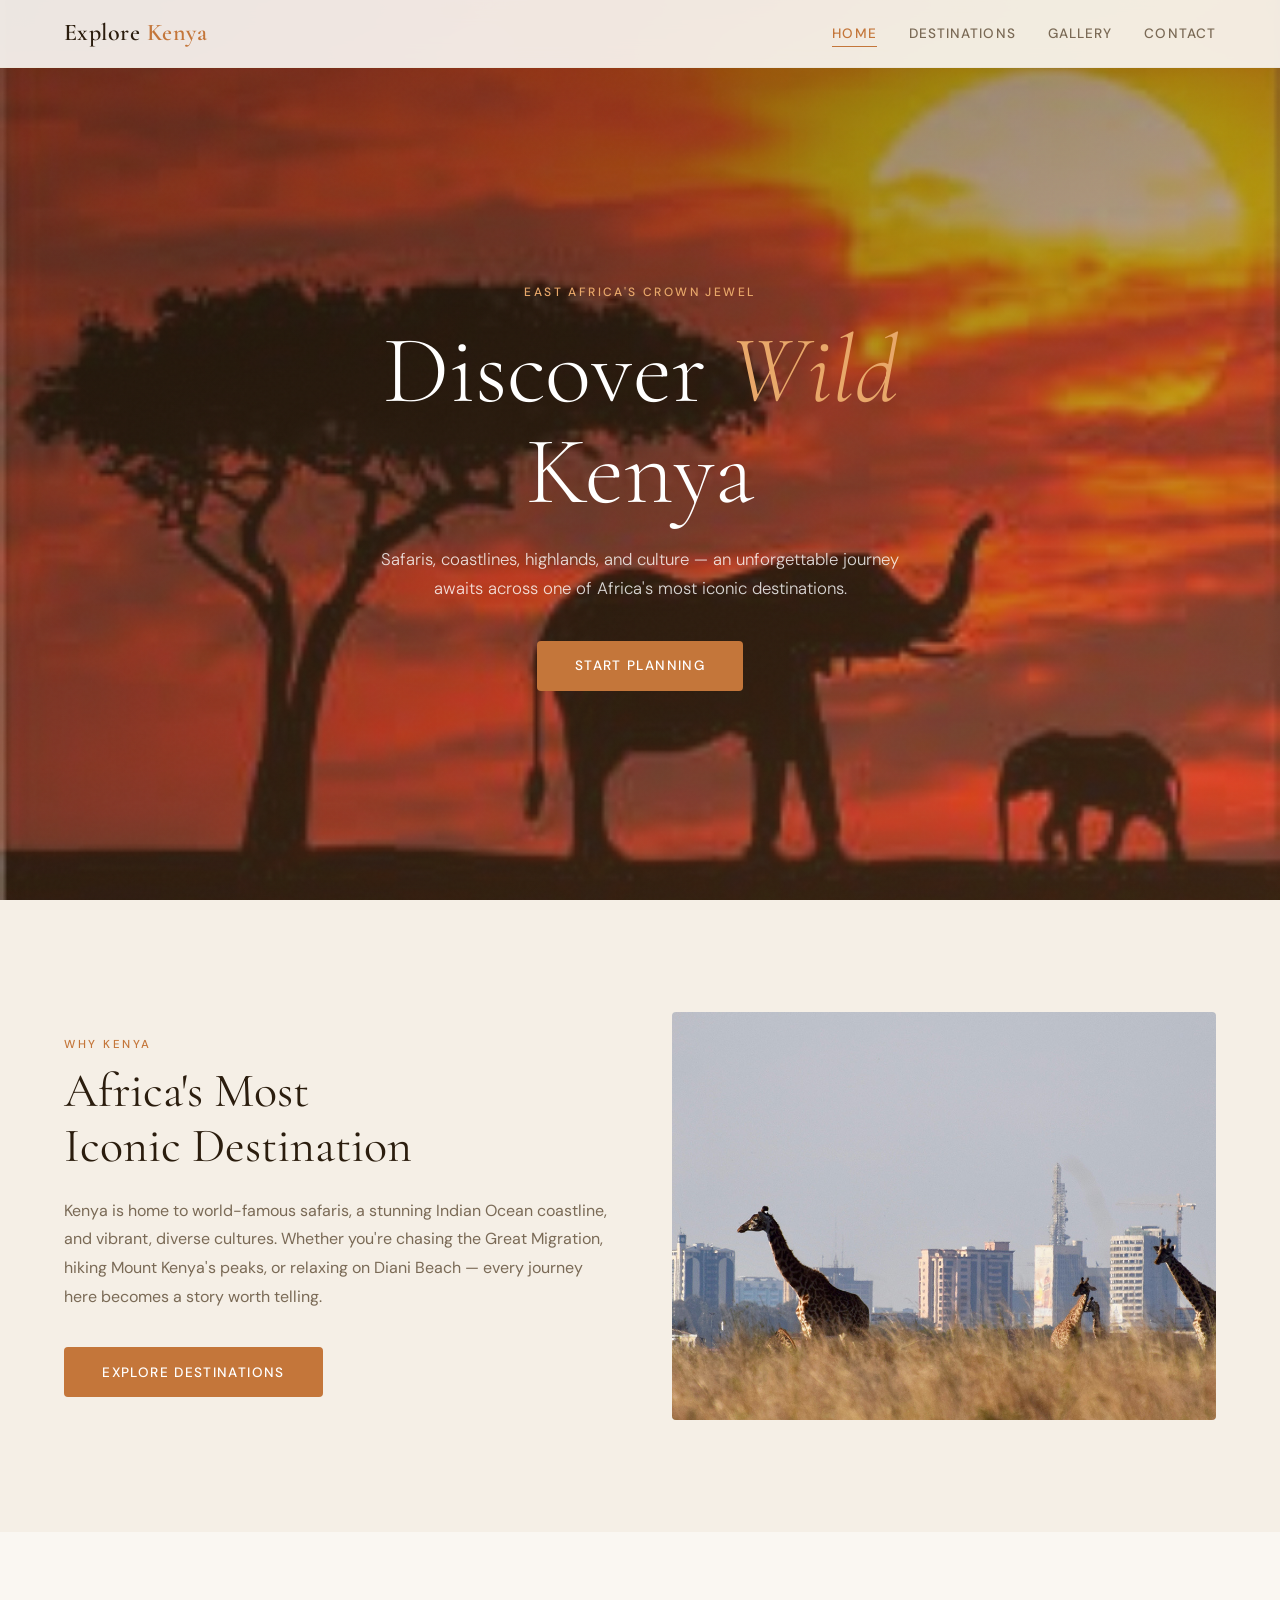
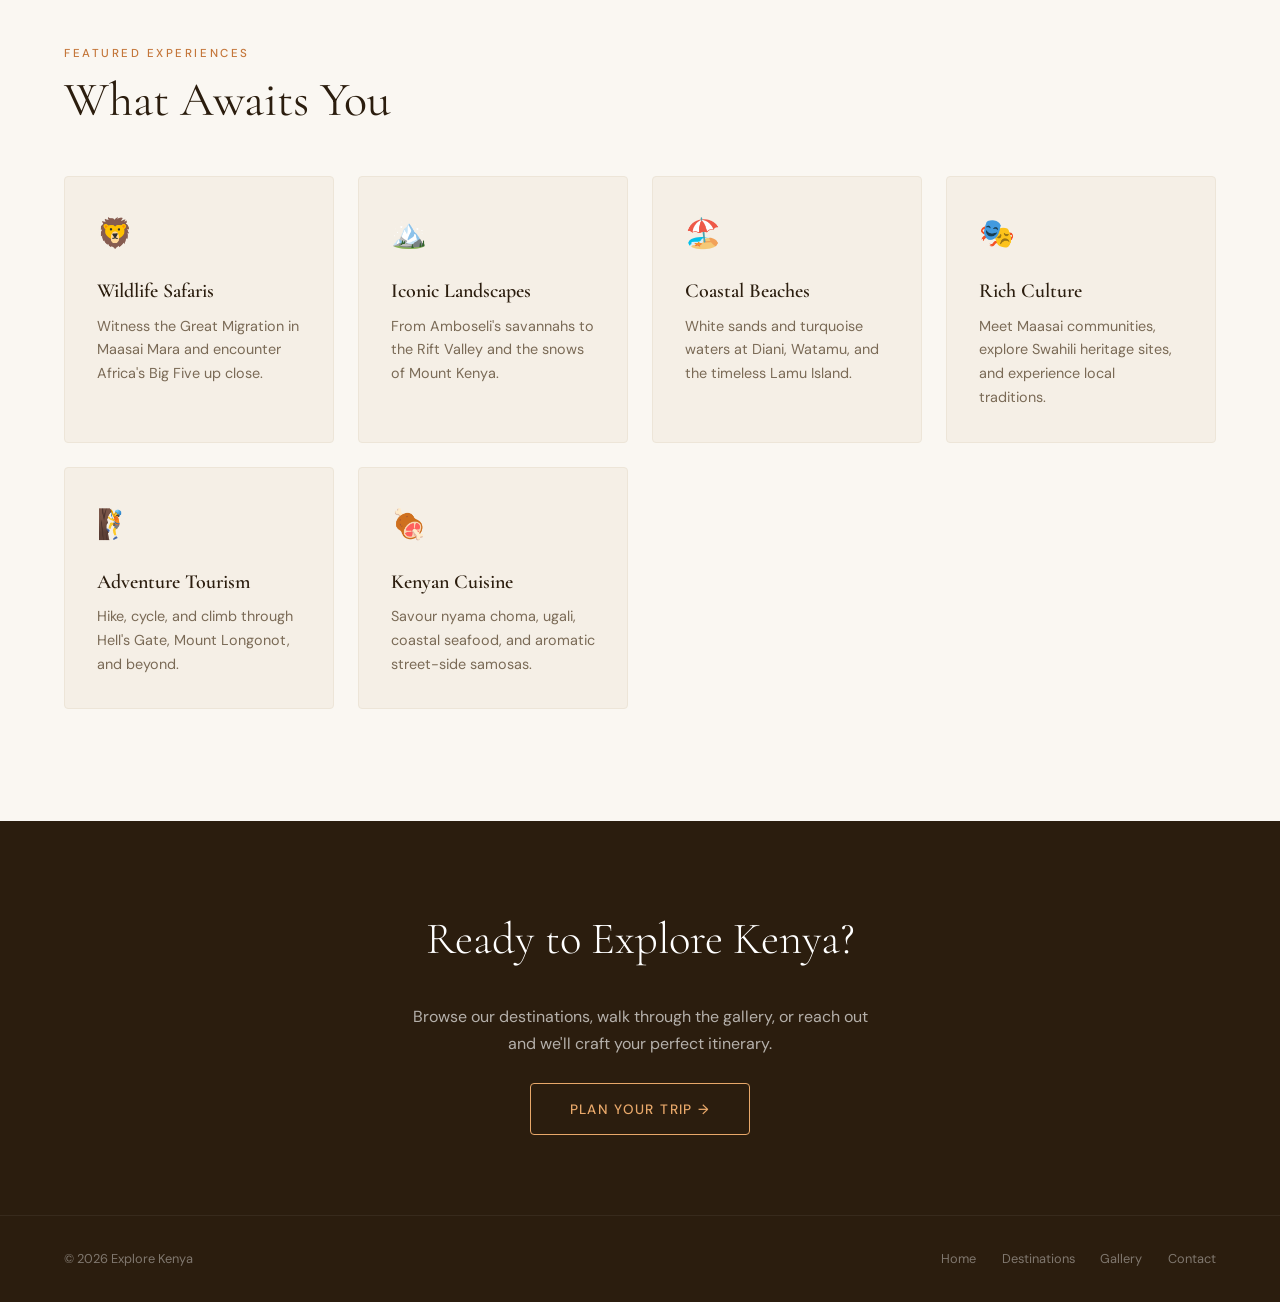
<file: index.html>
<!DOCTYPE html>
<html lang="en">
<head>
  <meta charset="UTF-8" />
  <meta name="viewport" content="width=device-width, initial-scale=1.0" />
  <title>Explore Kenya</title>
  <link rel="stylesheet" href="style.css" />
</head>
<body>

  <!-- ── NAVIGATION ─────────────────────────────────────────── -->
  <nav>
    <div class="nav-logo">Explore <span>Kenya</span></div>
    <div class="nav-links">
      <a href="index.html" class="active">Home</a>
      <a href="destinations.html">Destinations</a>
      <a href="gallery.html">Gallery</a>
      <a href="contact.html">Contact</a>
    </div>
  </nav>

  <!-- ── HERO ───────────────────────────────────────────────── -->
  <header class="hero">
    <div class="hero-inner">
      <span class="hero-eyebrow">East Africa's Crown Jewel</span>
      <h1>Discover <em>Wild</em><br>Kenya</h1>
      <p class="hero-sub">
        Safaris, coastlines, highlands, and culture — an unforgettable journey
        awaits across one of Africa's most iconic destinations.
      </p>
      <a href="contact.html" class="btn">Start Planning</a>
    </div>
  </header>

  <!-- ── WHY KENYA ──────────────────────────────────────────── -->
  <section id="why">
    <div class="why-grid">
      <div>
        <p class="section-label">Why Kenya</p>
        <h2 class="section-title">Africa's Most<br>Iconic Destination</h2>
        <p class="section-body">
          Kenya is home to world-famous safaris, a stunning Indian Ocean coastline,
          and vibrant, diverse cultures. Whether you're chasing the Great Migration,
          hiking Mount Kenya's peaks, or relaxing on Diani Beach — every journey here
          becomes a story worth telling.
        </p>
        <br />
        <a href="destinations.html" class="btn" style="margin-top:.5rem">Explore Destinations</a>
      </div>
      <div class="why-img">
        <img
          src="https://divneyrop.github.io/travel-kenya-website/gallery/giraffes-nairobi.jpg"
          alt="Giraffes at sunset near Nairobi"
          loading="lazy"
        />
      </div>
    </div>
  </section>

  <!-- ── FEATURES ───────────────────────────────────────────── -->
  <section id="features">
    <p class="section-label">Featured Experiences</p>
    <h2 class="section-title">What Awaits You</h2>

    <!-- BUG FIX 4 applied — was a flat <ul>; now a proper responsive card grid -->
    <div class="features-grid">
      <div class="feature-card">
        <div class="feature-icon">🦁</div>
        <h3>Wildlife Safaris</h3>
        <p>Witness the Great Migration in Maasai Mara and encounter Africa's Big Five up close.</p>
      </div>
      <div class="feature-card">
        <div class="feature-icon">🏔️</div>
        <h3>Iconic Landscapes</h3>
        <p>From Amboseli's savannahs to the Rift Valley and the snows of Mount Kenya.</p>
      </div>
      <div class="feature-card">
        <div class="feature-icon">🏖️</div>
        <h3>Coastal Beaches</h3>
        <p>White sands and turquoise waters at Diani, Watamu, and the timeless Lamu Island.</p>
      </div>
      <div class="feature-card">
        <div class="feature-icon">🎭</div>
        <h3>Rich Culture</h3>
        <p>Meet Maasai communities, explore Swahili heritage sites, and experience local traditions.</p>
      </div>
      <div class="feature-card">
        <div class="feature-icon">🧗</div>
        <h3>Adventure Tourism</h3>
        <p>Hike, cycle, and climb through Hell's Gate, Mount Longonot, and beyond.</p>
      </div>
      <div class="feature-card">
        <div class="feature-icon">🍖</div>
        <h3>Kenyan Cuisine</h3>
        <p>Savour nyama choma, ugali, coastal seafood, and aromatic street-side samosas.</p>
      </div>
    </div>
  </section>

  <!-- ── CTA STRIP ──────────────────────────────────────────── -->
  <div class="cta-strip">
    <h2>Ready to Explore Kenya?</h2>
    <p>Browse our destinations, walk through the gallery, or reach out and we'll craft your perfect itinerary.</p>
    <a href="contact.html" class="btn-outline">Plan Your Trip →</a>
  </div>

  <!-- ── FOOTER ─────────────────────────────────────────────── -->
  <!-- BUG FIX 6 — footer was a single centered <p> with no links,
       making navigation from the bottom of a page impossible. -->
  <footer>
    <p>© 2026 Explore Kenya</p>
    <div class="footer-links">
      <a href="index.html">Home</a>
      <a href="destinations.html">Destinations</a>
      <a href="gallery.html">Gallery</a>
      <a href="contact.html">Contact</a>
    </div>
  </footer>

</body>
</html>
</file>
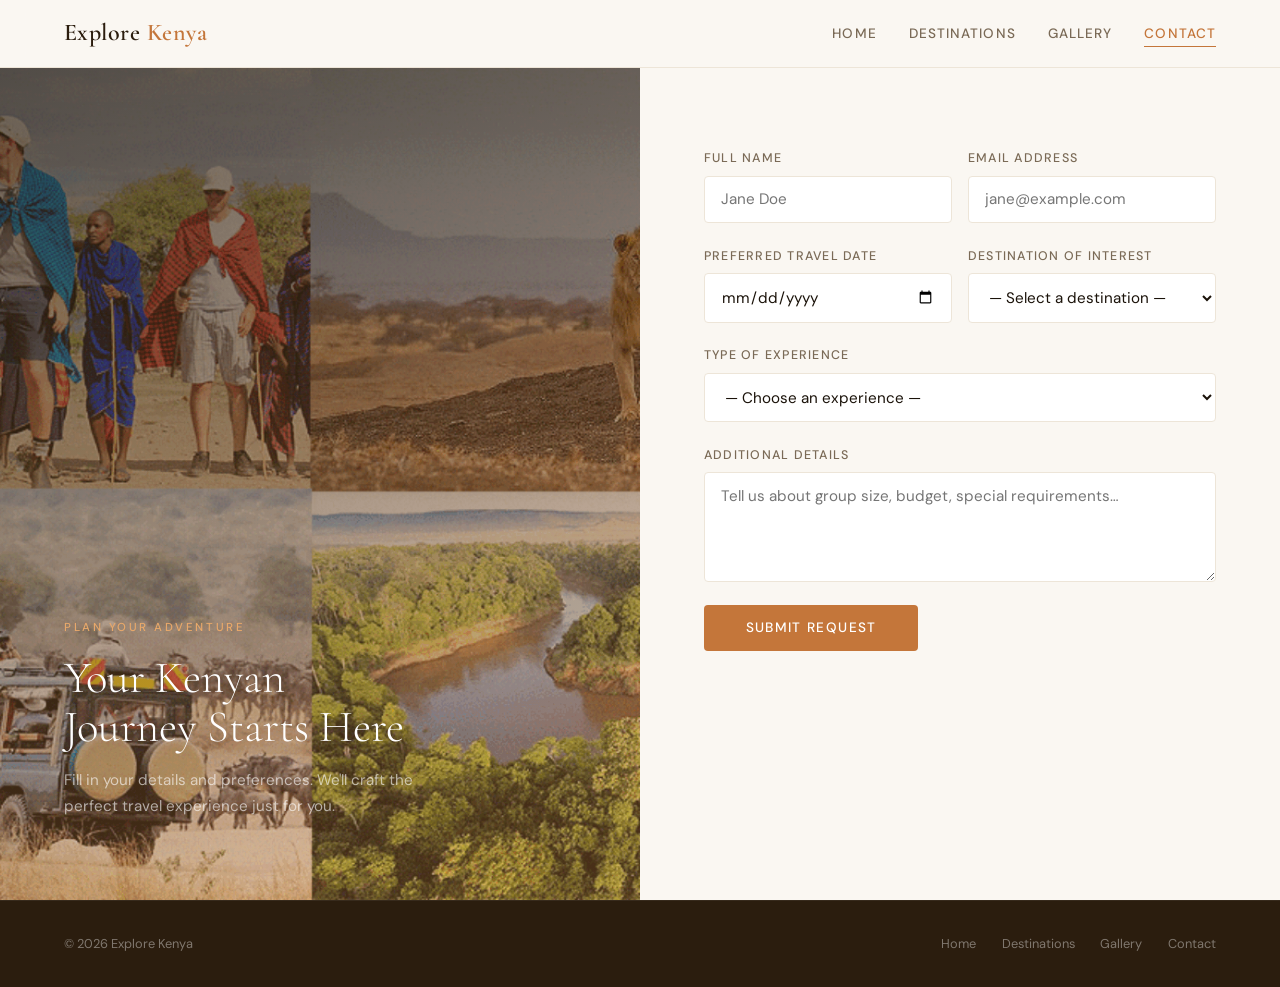
<file: contact.html>
<!DOCTYPE html>
<html lang="en">
<head>
  <meta charset="UTF-8" />
  <meta name="viewport" content="width=device-width, initial-scale=1.0" />
  <title>Plan Your Trip — Explore Kenya</title>
  <link rel="stylesheet" href="style.css" />
</head>
<body>

  <nav>
    <div class="nav-logo">Explore <span>Kenya</span></div>
    <div class="nav-links">
      <a href="index.html">Home</a>
      <a href="destinations.html">Destinations</a>
      <a href="gallery.html">Gallery</a>
      <a href="contact.html" class="active">Contact</a>
    </div>
  </nav>

  <div class="contact-wrapper">

    <!-- LEFT: mood panel -->
    <div class="contact-aside">
      <p class="eyebrow">Plan Your Adventure</p>
      <h1>Your Kenyan<br>Journey Starts Here</h1>
      <p>Fill in your details and preferences. We'll craft the perfect travel experience just for you.</p>
    </div>

    <!-- RIGHT: form -->
    <div class="contact-form-panel">

      <!-- BUG FIX 14 applied — success message -->
      <div class="success-msg" id="success-msg">
        ✓ Your request has been submitted! We'll be in touch within 24 hours.
      </div>

      <!-- BUG FIX 11 applied — all inputs now have associated <label> elements -->
      <div class="form-row">
        <div class="form-group">
          <label for="full-name">Full Name</label>
          <input type="text" id="full-name" name="full_name" placeholder="Jane Doe" required />
        </div>
        <div class="form-group">
          <label for="email">Email Address</label>
          <!-- BUG FIX 15 — original email field used type="text"; changed to
               type="email" so browsers validate format before submission. -->
          <input type="email" id="email" name="email" placeholder="jane@example.com" required />
        </div>
      </div>

      <div class="form-row">
        <div class="form-group">
          <label for="travel-date">Preferred Travel Date</label>
          <input type="date" id="travel-date" name="travel_date" />
        </div>
        <div class="form-group">
          <label for="destination">Destination of Interest</label>
          <select id="destination" name="destination">
            <option value="" disabled selected>— Select a destination —</option>
            <option>Maasai Mara</option>
            <option>Diani Beach</option>
            <option>Mount Kenya</option>
            <option>Lake Nakuru</option>
            <option>Amboseli National Park</option>
            <option>Lamu Island</option>
            <option>Tsavo National Park</option>
            <option>Hell's Gate</option>
            <option>Mount Longonot</option>
          </select>
        </div>
      </div>

      <div class="form-group">
        <label for="experience">Type of Experience</label>
        <select id="experience" name="experience">
          <option value="" disabled selected>— Choose an experience —</option>
          <option>Wildlife Safari</option>
          <option>Beach Holiday</option>
          <option>Adventure / Hiking</option>
          <option>Cultural Experience</option>
          <option>Relaxation</option>
        </select>
      </div>

      <div class="form-group">
        <label for="details">Additional Details</label>
        <textarea id="details" name="details" placeholder="Tell us about group size, budget, special requirements…"></textarea>
      </div>

      <!-- BUG FIX 13 applied — styled button instead of default input[type=submit] -->
      <button class="submit-btn" onclick="handleSubmit(event)">Submit Request</button>
    </div>
  </div>

  <footer>
    <p>© 2026 Explore Kenya</p>
    <div class="footer-links">
      <a href="index.html">Home</a>
      <a href="destinations.html">Destinations</a>
      <a href="gallery.html">Gallery</a>
      <a href="contact.html">Contact</a>
    </div>
  </footer>

  <script>
    function handleSubmit(e) {
      e.preventDefault();
      const name = document.getElementById('full-name').value.trim();
      const email = document.getElementById('email').value.trim();
      if (!name || !email) {
        alert('Please fill in your name and email before submitting.');
        return;
      }
      document.getElementById('success-msg').classList.add('show');
      document.querySelector('.submit-btn').disabled = true;
      document.querySelector('.submit-btn').textContent = 'Submitted ✓';
      window.scrollTo({ top: 0, behavior: 'smooth' });
    }
  </script>

</body>
</html>
</file>
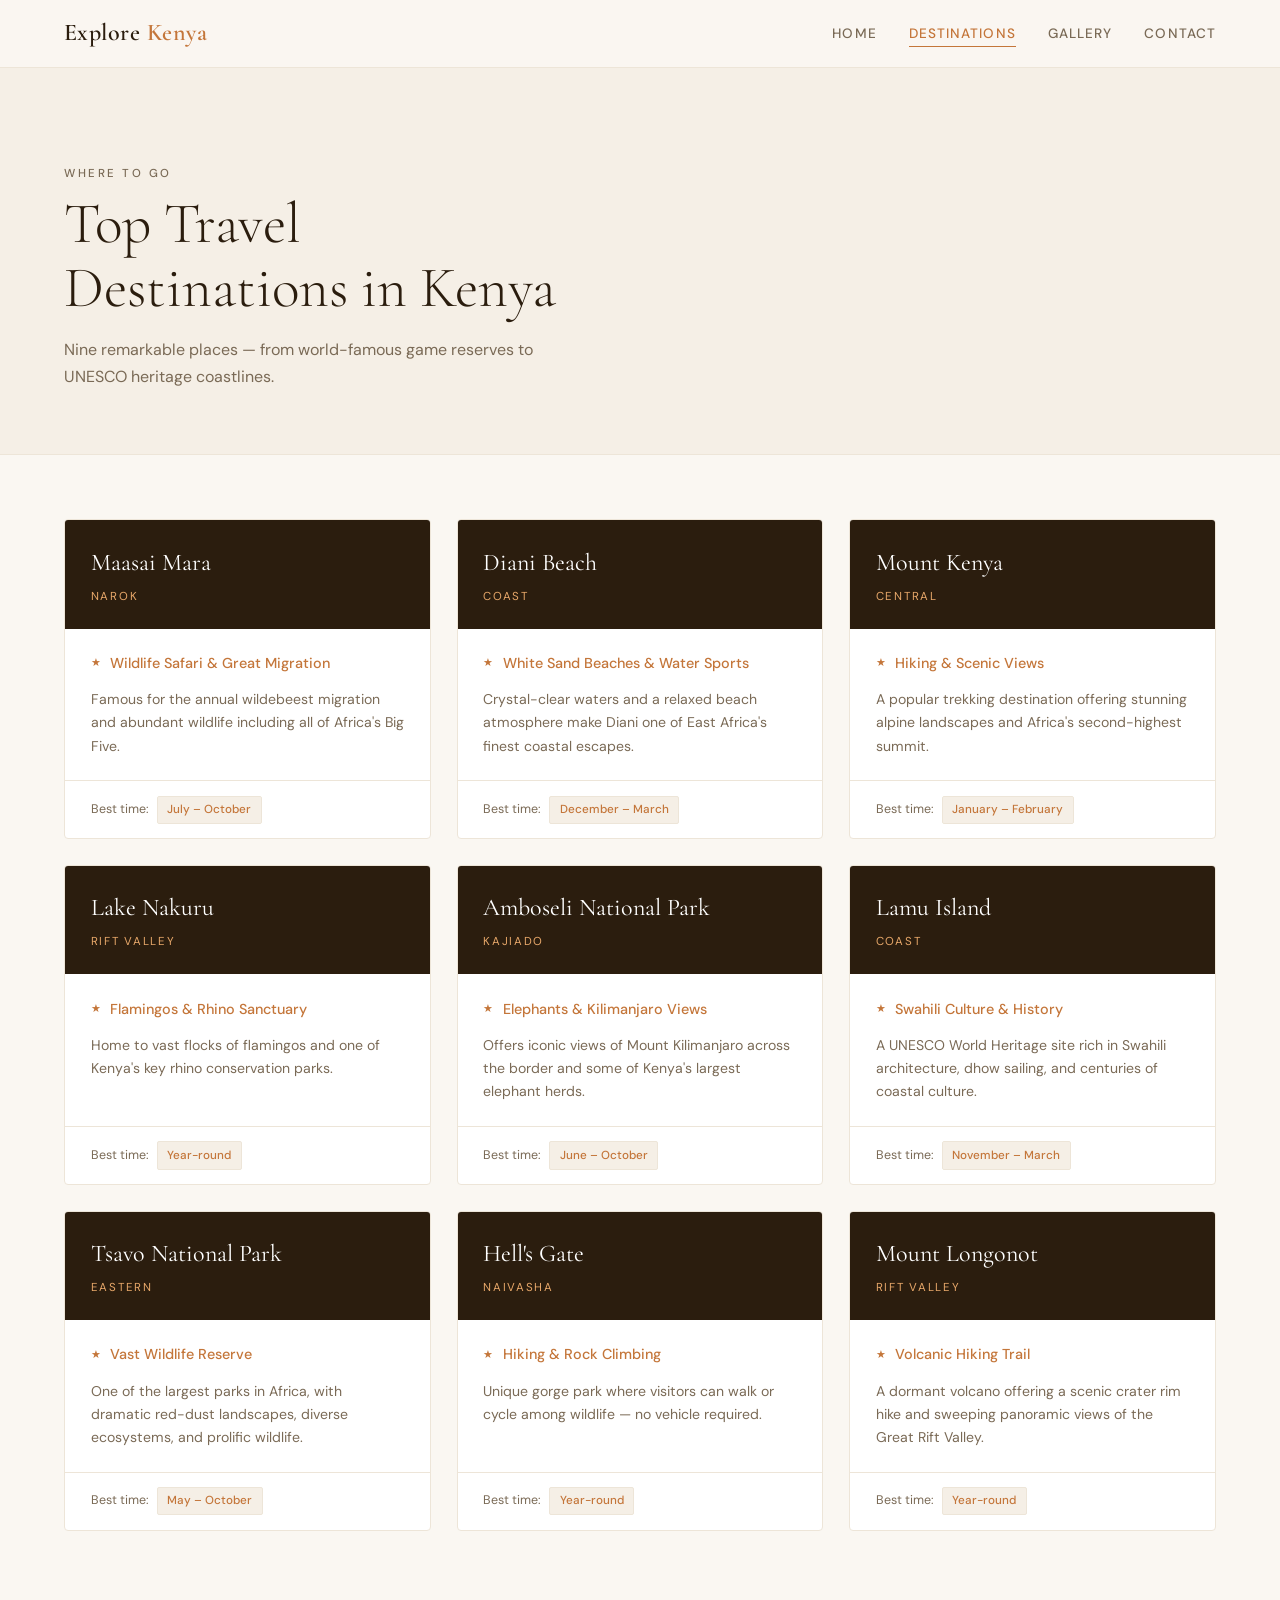
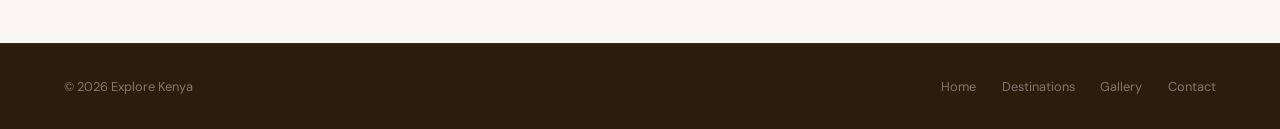
<file: destinations.html>
<!DOCTYPE html>
<html lang="en">
<head>
  <meta charset="UTF-8" />
  <meta name="viewport" content="width=device-width, initial-scale=1.0" />
  <title>Destinations — Explore Kenya</title>
  <link rel="stylesheet" href="style.css" />
</head>
<body>

  <nav>
    <div class="nav-logo">Explore <span>Kenya</span></div>
    <div class="nav-links">
      <a href="index.html">Home</a>
      <a href="destinations.html" class="active">Destinations</a>
      <a href="gallery.html">Gallery</a>
      <a href="contact.html">Contact</a>
    </div>
  </nav>

  <div class="page-header">
    <p class="section-label">Where to Go</p>
    <h1>Top Travel<br>Destinations in Kenya</h1>
    <p>Nine remarkable places — from world-famous game reserves to UNESCO heritage coastlines.</p>
  </div>

  <!-- BUG FIX 7 applied — table replaced with card grid -->
  <main>
    <div class="destinations-grid">

      <div class="dest-card">
        <div class="dest-card-head">
          <h2>Maasai Mara</h2>
          <div class="region">Narok</div>
        </div>
        <div class="dest-card-body">
          <div class="attraction">Wildlife Safari &amp; Great Migration</div>
          <p>Famous for the annual wildebeest migration and abundant wildlife including all of Africa's Big Five.</p>
        </div>
        <div class="dest-card-footer">
          <span>Best time:</span>
          <span class="badge">July – October</span>
        </div>
      </div>

      <div class="dest-card">
        <div class="dest-card-head">
          <h2>Diani Beach</h2>
          <div class="region">Coast</div>
        </div>
        <div class="dest-card-body">
          <div class="attraction">White Sand Beaches &amp; Water Sports</div>
          <p>Crystal-clear waters and a relaxed beach atmosphere make Diani one of East Africa's finest coastal escapes.</p>
        </div>
        <div class="dest-card-footer">
          <span>Best time:</span>
          <span class="badge">December – March</span>
        </div>
      </div>

      <div class="dest-card">
        <div class="dest-card-head">
          <h2>Mount Kenya</h2>
          <div class="region">Central</div>
        </div>
        <div class="dest-card-body">
          <div class="attraction">Hiking &amp; Scenic Views</div>
          <p>A popular trekking destination offering stunning alpine landscapes and Africa's second-highest summit.</p>
        </div>
        <div class="dest-card-footer">
          <span>Best time:</span>
          <span class="badge">January – February</span>
        </div>
      </div>

      <div class="dest-card">
        <div class="dest-card-head">
          <h2>Lake Nakuru</h2>
          <div class="region">Rift Valley</div>
        </div>
        <div class="dest-card-body">
          <div class="attraction">Flamingos &amp; Rhino Sanctuary</div>
          <p>Home to vast flocks of flamingos and one of Kenya's key rhino conservation parks.</p>
        </div>
        <div class="dest-card-footer">
          <span>Best time:</span>
          <span class="badge">Year-round</span>
        </div>
      </div>

      <div class="dest-card">
        <div class="dest-card-head">
          <h2>Amboseli National Park</h2>
          <div class="region">Kajiado</div>
        </div>
        <div class="dest-card-body">
          <div class="attraction">Elephants &amp; Kilimanjaro Views</div>
          <p>Offers iconic views of Mount Kilimanjaro across the border and some of Kenya's largest elephant herds.</p>
        </div>
        <div class="dest-card-footer">
          <span>Best time:</span>
          <span class="badge">June – October</span>
        </div>
      </div>

      <div class="dest-card">
        <div class="dest-card-head">
          <h2>Lamu Island</h2>
          <div class="region">Coast</div>
        </div>
        <div class="dest-card-body">
          <div class="attraction">Swahili Culture &amp; History</div>
          <p>A UNESCO World Heritage site rich in Swahili architecture, dhow sailing, and centuries of coastal culture.</p>
        </div>
        <div class="dest-card-footer">
          <span>Best time:</span>
          <span class="badge">November – March</span>
        </div>
      </div>

      <div class="dest-card">
        <div class="dest-card-head">
          <h2>Tsavo National Park</h2>
          <div class="region">Eastern</div>
        </div>
        <div class="dest-card-body">
          <div class="attraction">Vast Wildlife Reserve</div>
          <p>One of the largest parks in Africa, with dramatic red-dust landscapes, diverse ecosystems, and prolific wildlife.</p>
        </div>
        <div class="dest-card-footer">
          <span>Best time:</span>
          <span class="badge">May – October</span>
        </div>
      </div>

      <div class="dest-card">
        <div class="dest-card-head">
          <h2>Hell's Gate</h2>
          <div class="region">Naivasha</div>
        </div>
        <div class="dest-card-body">
          <div class="attraction">Hiking &amp; Rock Climbing</div>
          <p>Unique gorge park where visitors can walk or cycle among wildlife — no vehicle required.</p>
        </div>
        <div class="dest-card-footer">
          <span>Best time:</span>
          <span class="badge">Year-round</span>
        </div>
      </div>

      <div class="dest-card">
        <div class="dest-card-head">
          <h2>Mount Longonot</h2>
          <div class="region">Rift Valley</div>
        </div>
        <div class="dest-card-body">
          <div class="attraction">Volcanic Hiking Trail</div>
          <p>A dormant volcano offering a scenic crater rim hike and sweeping panoramic views of the Great Rift Valley.</p>
        </div>
        <div class="dest-card-footer">
          <span>Best time:</span>
          <span class="badge">Year-round</span>
        </div>
      </div>

    </div>
  </main>

  <footer>
    <p>© 2026 Explore Kenya</p>
    <div class="footer-links">
      <a href="index.html">Home</a>
      <a href="destinations.html">Destinations</a>
      <a href="gallery.html">Gallery</a>
      <a href="contact.html">Contact</a>
    </div>
  </footer>

</body>
</html>
</file>
<file: style.css>
/* ================================================================
   style.css — Explore Kenya
   Shared stylesheet for index, destinations, gallery, contact
   ================================================================ */

@import url('https://fonts.googleapis.com/css2?family=Cormorant+Garamond:ital,wght@0,300;0,400;0,600;1,300;1,400&family=DM+Sans:wght@300;400;500&display=swap');

/* ── DESIGN TOKENS ─────────────────────────────────────────────── */
:root {
  --clay:    #c4763a;
  --clay-lt: #e8a86a;
  --earth:   #2b1d0e;
  --savanna: #f5efe6;
  --mist:    #ede5d8;
  --ivory:   #faf7f2;
  --text:    #1a1209;
  --muted:   #7a6a56;
  --radius:  4px;
  --nav-h:   68px;
}

/* ── RESET ─────────────────────────────────────────────────────── */
*, *::before, *::after { box-sizing: border-box; margin: 0; padding: 0; }
html  { scroll-behavior: smooth; }
body  {
  font-family: 'DM Sans', sans-serif;
  font-size: 16px;
  line-height: 1.7;
  color: var(--text);
  background: var(--ivory);
}
img { display: block; max-width: 100%; }
a   { color: inherit; text-decoration: none; }

/* ── NAVIGATION ────────────────────────────────────────────────── */
nav {
  position: fixed; top: 0; left: 0; right: 0;
  height: var(--nav-h);
  display: flex; align-items: center; justify-content: space-between;
  padding: 0 5vw;
  background: rgba(250,247,242,0.92);
  backdrop-filter: blur(12px);
  border-bottom: 1px solid var(--mist);
  z-index: 100;
}

/* Gallery page uses a dark nav — override via .nav-dark modifier */
nav.nav-dark {
  background: rgba(43,29,14,0.88);
  border-bottom-color: rgba(255,255,255,0.08);
}

.nav-logo {
  font-family: 'Cormorant Garamond', serif;
  font-size: 1.5rem;
  font-weight: 600;
  letter-spacing: .02em;
  color: var(--earth);
}
nav.nav-dark .nav-logo { color: #fff; }

.nav-logo span { color: var(--clay); }
nav.nav-dark .nav-logo span { color: var(--clay-lt); }

.nav-links { display: flex; gap: 2rem; }
.nav-links a {
  font-size: .85rem;
  font-weight: 500;
  letter-spacing: .08em;
  text-transform: uppercase;
  color: var(--muted);
  position: relative;
  transition: color .2s;
}
nav.nav-dark .nav-links a { color: rgba(255,255,255,0.5); }

.nav-links a::after {
  content: '';
  position: absolute; bottom: -2px; left: 0;
  width: 0; height: 1px;
  background: var(--clay);
  transition: width .3s;
}
nav.nav-dark .nav-links a::after { background: var(--clay-lt); }

.nav-links a:hover { color: var(--earth); }
nav.nav-dark .nav-links a:hover { color: #fff; }
.nav-links a:hover::after { width: 100%; }

.nav-links a.active { color: var(--clay); }
nav.nav-dark .nav-links a.active { color: var(--clay-lt); }
.nav-links a.active::after { width: 100%; }

/* ── TYPOGRAPHY UTILITIES ──────────────────────────────────────── */
.section-label {
  font-size: .72rem;
  font-weight: 500;
  letter-spacing: .22em;
  text-transform: uppercase;
  color: var(--clay);
  margin-bottom: .6rem;
}
.section-label.light { color: var(--clay-lt); }

.section-title {
  font-family: 'Cormorant Garamond', serif;
  font-size: clamp(2rem, 4vw, 3rem);
  font-weight: 400;
  line-height: 1.15;
  color: var(--earth);
  margin-bottom: 1.4rem;
}

.section-body {
  max-width: 660px;
  color: var(--muted);
  font-size: 1rem;
  line-height: 1.8;
}

/* ── BUTTONS ───────────────────────────────────────────────────── */
.btn {
  display: inline-block;
  padding: .85rem 2.4rem;
  background: var(--clay);
  color: #fff;
  font-size: .85rem;
  font-weight: 500;
  letter-spacing: .1em;
  text-transform: uppercase;
  border: none;
  border-radius: var(--radius);
  cursor: pointer;
  transition: background .2s, transform .15s;
}
.btn:hover { background: #a85e28; transform: translateY(-2px); }

.btn-outline {
  display: inline-block;
  padding: .85rem 2.4rem;
  border: 1px solid var(--clay-lt);
  color: var(--clay-lt);
  font-size: .85rem;
  font-weight: 500;
  letter-spacing: .1em;
  text-transform: uppercase;
  border-radius: var(--radius);
  transition: background .2s, color .2s, border-color .2s;
}
.btn-outline:hover { background: var(--clay); color: #fff; border-color: var(--clay); }

/* ── PAGE HEADER (destinations & contact) ──────────────────────── */
.page-header {
  padding: calc(var(--nav-h) + 5rem) 5vw 4rem;
  background: var(--savanna);
  border-bottom: 1px solid var(--mist);
}
.page-header h1 {
  font-family: 'Cormorant Garamond', serif;
  font-size: clamp(2.2rem, 5vw, 3.6rem);
  font-weight: 300;
  color: var(--earth);
  line-height: 1.1;
}
.page-header p {
  color: var(--muted);
  max-width: 520px;
  margin-top: 1rem;
}

/* Dark variant used by gallery page */
.page-header.dark {
  background: none;
  padding-bottom: 3rem;
  border-bottom: none;
}
.page-header.dark h1 { color: #fff; }
.page-header.dark p  { color: rgba(255,255,255,0.5); }

/* ── FOOTER ────────────────────────────────────────────────────── */
footer {
  background: var(--earth);
  border-top: 1px solid rgba(255,255,255,0.06);
  padding: 2rem 5vw;
  display: flex;
  justify-content: space-between;
  align-items: center;
  flex-wrap: wrap;
  gap: 1rem;
}
footer p { font-size: .8rem; color: rgba(255,255,255,0.4); }

.footer-links { display: flex; gap: 1.6rem; }
.footer-links a {
  font-size: .8rem;
  color: rgba(255,255,255,0.4);
  transition: color .2s;
}
.footer-links a:hover { color: var(--clay-lt); }

/* Gallery footer sits on a dark background, slightly dimmer */
footer.footer-dark { background: rgba(0,0,0,0.4); }

/* ── ANIMATION ─────────────────────────────────────────────────── */
@keyframes fadeUp {
  from { opacity: 0; transform: translateY(28px); }
  to   { opacity: 1; transform: translateY(0); }
}

/* ================================================================
   INDEX PAGE
   ================================================================ */

/* HERO */
.hero {
  min-height: 100vh;
  padding-top: var(--nav-h);
  display: grid;
  place-items: center;
  text-align: center;
  background:
    linear-gradient(160deg, rgba(43,29,14,.62) 0%, rgba(196,118,58,.28) 100%),
    url('https://divneyrop.github.io/travel-kenya-website/gallery/sunset_elephants.jpg')
    center/cover no-repeat;
  position: relative;
  overflow: hidden;
}

.hero::before {
  content: '';
  position: absolute; inset: 0;
  background-image: url("data:image/svg+xml,%3Csvg viewBox='0 0 256 256' xmlns='http://www.w3.org/2000/svg'%3E%3Cfilter id='n'%3E%3CfeTurbulence type='fractalNoise' baseFrequency='.9' numOctaves='4' stitchTiles='stitch'/%3E%3C/filter%3E%3Crect width='100%25' height='100%25' filter='url(%23n)' opacity='.06'/%3E%3C/svg%3E");
  opacity: .35;
  pointer-events: none;
}

.hero-inner {
  position: relative;
  max-width: 780px;
  padding: 0 2rem;
  animation: fadeUp .9s ease both;
}

.hero-eyebrow {
  display: inline-block;
  font-size: .75rem;
  font-weight: 500;
  letter-spacing: .2em;
  text-transform: uppercase;
  color: var(--clay-lt);
  margin-bottom: 1.2rem;
}

.hero h1 {
  font-family: 'Cormorant Garamond', serif;
  font-size: clamp(3rem, 8vw, 6rem);
  font-weight: 300;
  line-height: 1.05;
  color: #fff;
  margin-bottom: 1.4rem;
}
.hero h1 em { font-style: italic; color: var(--clay-lt); }

.hero-sub {
  font-size: 1.05rem;
  font-weight: 300;
  color: rgba(255,255,255,.82);
  max-width: 520px;
  margin: 0 auto 2.4rem;
}

/* WHY KENYA SECTION */
#why { background: var(--savanna); padding: 7rem 5vw; }

.why-grid {
  display: grid;
  grid-template-columns: 1fr 1fr;
  gap: 5vw;
  align-items: center;
}
.why-img {
  border-radius: var(--radius);
  overflow: hidden;
  aspect-ratio: 4/3;
}
.why-img img {
  width: 100%; height: 100%;
  object-fit: cover;
  transition: transform .5s;
}
.why-img:hover img { transform: scale(1.04); }

/* FEATURES SECTION */
#features { background: var(--ivory); padding: 7rem 5vw; }

.features-grid {
  display: grid;
  grid-template-columns: repeat(auto-fill, minmax(260px, 1fr));
  gap: 1.5rem;
  margin-top: 3rem;
}
.feature-card {
  background: var(--savanna);
  border: 1px solid var(--mist);
  border-radius: var(--radius);
  padding: 2rem;
  transition: box-shadow .25s, transform .25s;
}
.feature-card:hover {
  box-shadow: 0 8px 32px rgba(43,29,14,.10);
  transform: translateY(-4px);
}
.feature-icon { font-size: 1.8rem; margin-bottom: 1rem; }
.feature-card h3 {
  font-family: 'Cormorant Garamond', serif;
  font-size: 1.25rem;
  font-weight: 600;
  color: var(--earth);
  margin-bottom: .4rem;
}
.feature-card p { font-size: .9rem; color: var(--muted); line-height: 1.65; }

/* CTA STRIP */
.cta-strip {
  background: var(--earth);
  padding: 5rem 5vw;
  display: flex;
  flex-direction: column;
  align-items: center;
  text-align: center;
  gap: 1.6rem;
}
.cta-strip h2 {
  font-family: 'Cormorant Garamond', serif;
  font-size: clamp(1.8rem, 4vw, 2.8rem);
  font-weight: 300;
  color: #fff;
}
.cta-strip p { color: rgba(255,255,255,.65); max-width: 480px; }

/* ================================================================
   DESTINATIONS PAGE
   ================================================================ */

main { padding: 4rem 5vw 7rem; }

.destinations-grid {
  display: grid;
  grid-template-columns: repeat(auto-fill, minmax(300px, 1fr));
  gap: 1.6rem;
}

.dest-card {
  background: #fff;
  border: 1px solid var(--mist);
  border-radius: var(--radius);
  overflow: hidden;
  display: flex; flex-direction: column;
  transition: box-shadow .25s, transform .25s;
}
.dest-card:hover {
  box-shadow: 0 10px 40px rgba(43,29,14,.12);
  transform: translateY(-4px);
}

.dest-card-head {
  background: var(--earth);
  padding: 1.4rem 1.6rem;
}
.dest-card-head h2 {
  font-family: 'Cormorant Garamond', serif;
  font-size: 1.5rem; font-weight: 400; color: #fff;
}
.dest-card-head .region {
  font-size: .72rem; letter-spacing: .15em; text-transform: uppercase;
  color: var(--clay-lt); margin-top: .2rem;
}

.dest-card-body {
  padding: 1.4rem 1.6rem;
  flex: 1;
  display: flex; flex-direction: column; gap: .8rem;
}
.dest-card-body .attraction {
  display: flex; align-items: flex-start; gap: .6rem;
  font-size: .9rem; font-weight: 500; color: var(--clay);
}
.dest-card-body .attraction::before {
  content: '★'; font-size: .7rem; margin-top: .22em; flex-shrink: 0;
}
.dest-card-body p { font-size: .88rem; color: var(--muted); line-height: 1.65; }

.dest-card-footer {
  padding: .9rem 1.6rem;
  border-top: 1px solid var(--mist);
  display: flex; align-items: center; gap: .5rem;
  font-size: .78rem; color: var(--muted);
}
.dest-card-footer .badge {
  background: var(--savanna);
  border: 1px solid var(--mist);
  border-radius: 2px;
  padding: .2rem .6rem;
  font-size: .73rem; font-weight: 500; color: var(--clay);
}

/* ================================================================
   GALLERY PAGE
   ================================================================ */

body.gallery-page { background: var(--earth); }

.gallery-grid {
  padding: 0 5vw 6rem;
  columns: 4 240px;
  column-gap: 1rem;
}

.gallery-item {
  break-inside: avoid;
  margin-bottom: 1rem;
  border-radius: var(--radius);
  overflow: hidden;
  position: relative;
  cursor: pointer;
}
.gallery-item img {
  width: 100%;
  display: block;
  transition: transform .45s ease;
}
.gallery-item:hover img { transform: scale(1.05); }

.gallery-item .overlay {
  position: absolute; inset: 0;
  background: linear-gradient(to top, rgba(43,29,14,.75) 0%, transparent 55%);
  opacity: 0;
  transition: opacity .3s;
  display: flex; align-items: flex-end;
  padding: .9rem 1rem;
}
.gallery-item:hover .overlay { opacity: 1; }
.overlay span {
  font-size: .78rem; font-weight: 500; letter-spacing: .06em;
  color: rgba(255,255,255,.9); text-transform: capitalize;
}

/* LIGHTBOX */
.lightbox {
  display: none;
  position: fixed; inset: 0; z-index: 200;
  background: rgba(0,0,0,.92);
  align-items: center; justify-content: center;
}
.lightbox.open { display: flex; }
.lightbox img {
  max-width: 90vw; max-height: 88vh;
  border-radius: var(--radius);
  object-fit: contain;
}
.lightbox-close {
  position: absolute; top: 1.5rem; right: 2rem;
  font-size: 2rem; color: rgba(255,255,255,.7);
  cursor: pointer; background: none; border: none; line-height: 1;
  transition: color .2s;
}
.lightbox-close:hover { color: #fff; }
.lightbox-caption {
  position: absolute; bottom: 1.8rem;
  font-size: .82rem; color: rgba(255,255,255,.55); letter-spacing: .05em;
}

/* ================================================================
   CONTACT PAGE
   ================================================================ */

.contact-wrapper {
  min-height: 100vh;
  display: grid;
  grid-template-columns: 1fr 1fr;
  padding-top: var(--nav-h);
}

.contact-aside {
  background:
    linear-gradient(160deg, rgba(43,29,14,.7) 0%, rgba(196,118,58,.35) 100%),
    url('https://divneyrop.github.io/travel-kenya-website/gallery/masai-mara-kenya.gif')
    center/cover no-repeat;
  padding: 5rem 4rem;
  display: flex; flex-direction: column; justify-content: flex-end;
  gap: 1rem;
}
.contact-aside .eyebrow {
  font-size: .72rem; font-weight: 500; letter-spacing: .22em;
  text-transform: uppercase; color: var(--clay-lt);
}
.contact-aside h1 {
  font-family: 'Cormorant Garamond', serif;
  font-size: clamp(2rem, 3.5vw, 3rem);
  font-weight: 300; color: #fff; line-height: 1.1;
}
.contact-aside p { color: rgba(255,255,255,.6); max-width: 380px; font-size: .95rem; }

.contact-form-panel {
  padding: 5rem 4rem;
  background: var(--ivory);
  overflow-y: auto;
}

.form-group {
  display: flex; flex-direction: column; gap: .4rem;
  margin-bottom: 1.4rem;
}
.form-group label {
  font-size: .78rem; font-weight: 500; letter-spacing: .1em;
  text-transform: uppercase; color: var(--muted);
}
.form-group input,
.form-group select,
.form-group textarea {
  width: 100%;
  padding: .8rem 1rem;
  border: 1px solid var(--mist);
  border-radius: var(--radius);
  background: #fff;
  font-family: 'DM Sans', sans-serif;
  font-size: .95rem;
  color: var(--text);
  outline: none;
  transition: border-color .2s, box-shadow .2s;
}
.form-group input:focus,
.form-group select:focus,
.form-group textarea:focus {
  border-color: var(--clay);
  box-shadow: 0 0 0 3px rgba(196,118,58,.12);
}
.form-group textarea { resize: vertical; min-height: 110px; }

.submit-btn {
  display: inline-block;
  padding: .9rem 2.6rem;
  background: var(--clay);
  color: #fff;
  font-family: 'DM Sans', sans-serif;
  font-size: .85rem; font-weight: 500; letter-spacing: .1em;
  text-transform: uppercase;
  border: none; border-radius: var(--radius);
  cursor: pointer;
  transition: background .2s, transform .15s;
}
.submit-btn:hover { background: #a85e28; transform: translateY(-2px); }
.submit-btn:disabled { background: var(--muted); cursor: not-allowed; transform: none; }

.success-msg {
  display: none;
  background: #edf7ed;
  border: 1px solid #9ecf9e;
  color: #2e6b2e;
  border-radius: var(--radius);
  padding: 1rem 1.2rem;
  font-size: .9rem;
  margin-bottom: 1.4rem;
}
.success-msg.show { display: block; }

.form-row {
  display: grid;
  grid-template-columns: 1fr 1fr;
  gap: 1rem;
}

/* ================================================================
   RESPONSIVE BREAKPOINTS
   ================================================================ */

@media (max-width: 900px) {
  /* Contact split collapses to single column */
  .contact-wrapper { grid-template-columns: 1fr; }
  .contact-aside { min-height: 38vh; justify-content: flex-end; padding: 3rem 5vw; }
  .contact-form-panel { padding: 3rem 5vw; }
  .form-row { grid-template-columns: 1fr; }
}

@media (max-width: 720px) {
  .nav-links { gap: 1.1rem; }
  .nav-links a { font-size: .76rem; }
  .why-grid { grid-template-columns: 1fr; }
  .gallery-grid { columns: 2 160px; }
  footer { flex-direction: column; text-align: center; }
}

@media (max-width: 480px) {
  .nav-logo { font-size: 1.15rem; }
  /* Hide all nav links except active on very small screens */
  .nav-links a { display: none; }
  .nav-links a.active { display: inline; }
}
</file>
